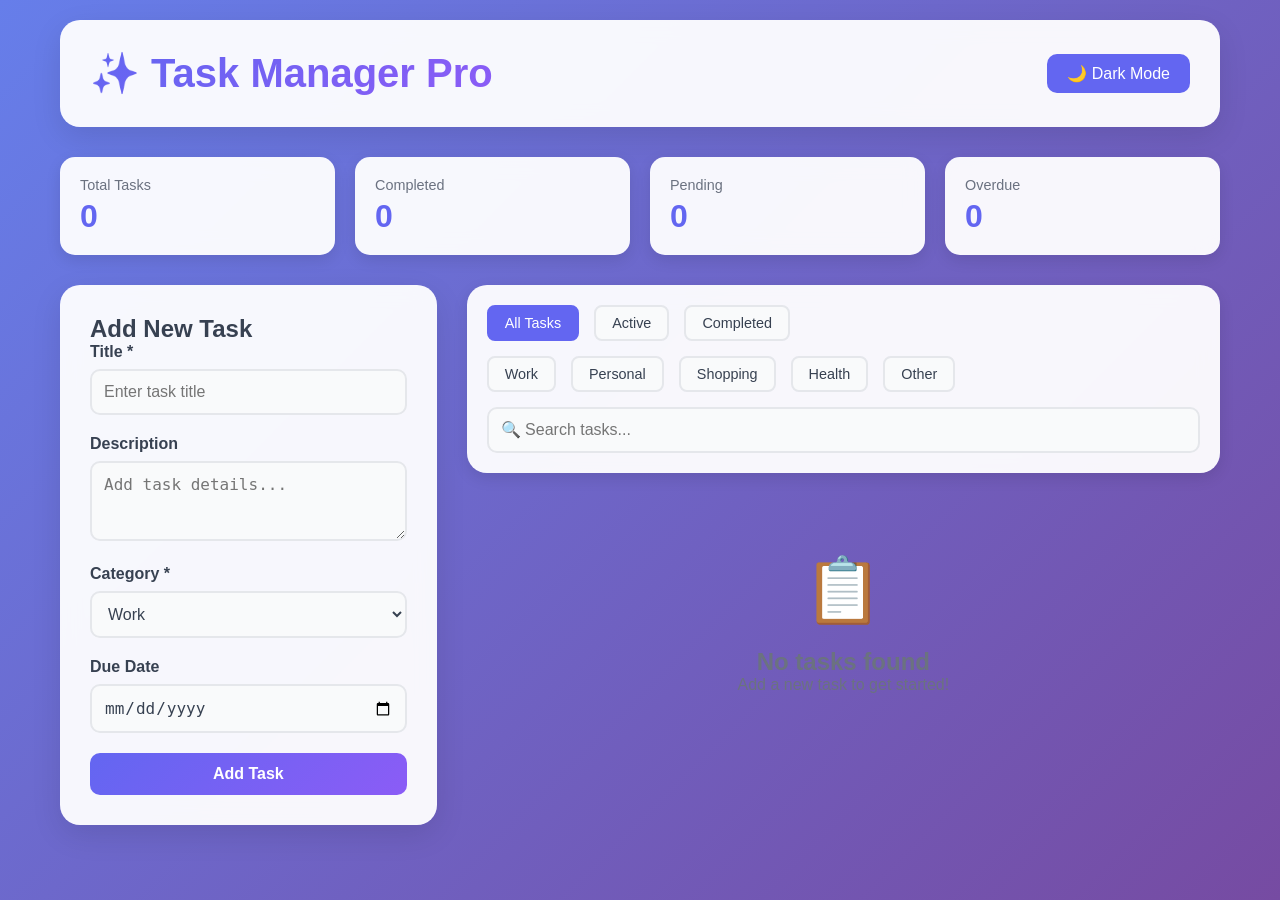
<file: index.html>
<!DOCTYPE html>
<html lang="en">
<head>
    <meta charset="UTF-8">
    <meta name="viewport" content="width=device-width, initial-scale=1.0">
    <title>Task Manager Pro</title>
    <link rel="stylesheet" href="style.css">
</head>
<body>
    <div class="container">
        <header>
            <h1>✨ Task Manager Pro</h1>
            <div class="header-controls">
                <button class="theme-toggle" onclick="toggleTheme()">🌙 Dark Mode</button>
            </div>
        </header>

        <div class="stats">
            <div class="stat-card">
                <div class="stat-label">Total Tasks</div>
                <div class="stat-value" id="totalTasks">0</div>
            </div>
            <div class="stat-card">
                <div class="stat-label">Completed</div>
                <div class="stat-value" id="completedTasks">0</div>
            </div>
            <div class="stat-card">
                <div class="stat-label">Pending</div>
                <div class="stat-value" id="pendingTasks">0</div>
            </div>
            <div class="stat-card">
                <div class="stat-label">Overdue</div>
                <div class="stat-value" id="overdueTasks">0</div>
            </div>
        </div>

        <div class="main-content">
            <aside class="sidebar">
                <h2>Add New Task</h2>
                <form id="taskForm">
                    <div class="form-group">
                        <label>Title *</label>
                        <input type="text" id="taskTitle" required placeholder="Enter task title">
                    </div>
                    <div class="form-group">
                        <label>Description</label>
                        <textarea id="taskDescription" placeholder="Add task details..."></textarea>
                    </div>
                    <div class="form-group">
                        <label>Category *</label>
                        <select id="taskCategory" required>
                            <option value="work">Work</option>
                            <option value="personal">Personal</option>
                            <option value="shopping">Shopping</option>
                            <option value="health">Health</option>
                            <option value="other">Other</option>
                        </select>
                    </div>
                    <div class="form-group">
                        <label>Due Date</label>
                        <input type="date" id="taskDueDate">
                    </div>
                    <button type="submit" class="btn" id="submitBtn">Add Task</button>
                </form>
            </aside>

            <main>
                <div class="filters">
                    <div class="filter-group">
                        <button class="filter-btn active" data-filter="all">All Tasks</button>
                        <button class="filter-btn" data-filter="active">Active</button>
                        <button class="filter-btn" data-filter="completed">Completed</button>
                    </div>
                    <div class="filter-group">
                        <button class="filter-btn" data-category="work">Work</button>
                        <button class="filter-btn" data-category="personal">Personal</button>
                        <button class="filter-btn" data-category="shopping">Shopping</button>
                        <button class="filter-btn" data-category="health">Health</button>
                        <button class="filter-btn" data-category="other">Other</button>
                    </div>
                    <input type="text" class="search-box" id="searchBox" placeholder="🔍 Search tasks...">
                </div>

                <div class="tasks-container" id="tasksContainer"></div>
            </main>
        </div>
    </div>

    <script src="app.js"></script>
</body>
</html>
</file>
<file: style.css>
* {
    margin: 0;
    padding: 0;
    box-sizing: border-box;
}

:root {
    --primary: #6366f1;
    --primary-dark: #4f46e5;
    --secondary: #8b5cf6;
    --success: #10b981;
    --warning: #f59e0b;
    --danger: #ef4444;
    --info: #3b82f6;
    --dark: #1f2937;
    --light: #f9fafb;
    --border: #e5e7eb;
    --text: #374151;
    --text-light: #6b7280;
    --shadow: rgba(0, 0, 0, 0.1);
}

body.dark-mode {
    --light: #111827;
    --dark: #f9fafb;
    --border: #374151;
    --text: #e5e7eb;
    --text-light: #9ca3af;
    --shadow: rgba(0, 0, 0, 0.3);
}

body {
    font-family: 'Segoe UI', Tahoma, Geneva, Verdana, sans-serif;
    background: linear-gradient(135deg, #667eea 0%, #764ba2 100%);
    min-height: 100vh;
    color: var(--text);
    transition: all 0.3s ease;
}

.container {
    max-width: 1200px;
    margin: 0 auto;
    padding: 20px;
}

/* Header */
header {
    background: rgba(255, 255, 255, 0.95);
    backdrop-filter: blur(10px);
    border-radius: 20px;
    padding: 30px;
    margin-bottom: 30px;
    box-shadow: 0 10px 30px var(--shadow);
    display: flex;
    justify-content: space-between;
    align-items: center;
    flex-wrap: wrap;
    gap: 20px;
}

body.dark-mode header {
    background: rgba(31, 41, 55, 0.95);
}

h1 {
    font-size: 2.5rem;
    background: linear-gradient(135deg, var(--primary), var(--secondary));
    -webkit-background-clip: text;
    -webkit-text-fill-color: transparent;
    background-clip: text;
}

.header-controls {
    display: flex;
    gap: 15px;
    align-items: center;
}

.theme-toggle {
    background: var(--primary);
    border: none;
    color: white;
    padding: 10px 20px;
    border-radius: 10px;
    cursor: pointer;
    font-size: 1rem;
    transition: all 0.3s ease;
}

.theme-toggle:hover {
    background: var(--primary-dark);
    transform: translateY(-2px);
}

/* Stats Cards */
.stats {
    display: grid;
    grid-template-columns: repeat(auto-fit, minmax(200px, 1fr));
    gap: 20px;
    margin-bottom: 30px;
}

.stat-card {
    background: rgba(255, 255, 255, 0.95);
    backdrop-filter: blur(10px);
    padding: 20px;
    border-radius: 15px;
    box-shadow: 0 5px 15px var(--shadow);
    transition: transform 0.3s ease;
}

body.dark-mode .stat-card {
    background: rgba(31, 41, 55, 0.95);
}

.stat-card:hover {
    transform: translateY(-5px);
}

.stat-label {
    color: var(--text-light);
    font-size: 0.9rem;
    margin-bottom: 5px;
}

.stat-value {
    font-size: 2rem;
    font-weight: bold;
    color: var(--primary);
}

/* Main Content */
.main-content {
    display: grid;
    grid-template-columns: 1fr 2fr;
    gap: 30px;
}

.sidebar {
    background: rgba(255, 255, 255, 0.95);
    backdrop-filter: blur(10px);
    border-radius: 20px;
    padding: 30px;
    box-shadow: 0 10px 30px var(--shadow);
    height: fit-content;
}

body.dark-mode .sidebar {
    background: rgba(31, 41, 55, 0.95);
}

/* Forms */
.form-group {
    margin-bottom: 20px;
}

label {
    display: block;
    margin-bottom: 8px;
    font-weight: 600;
    color: var(--text);
}

input, textarea, select {
    width: 100%;
    padding: 12px;
    border: 2px solid var(--border);
    border-radius: 10px;
    font-size: 1rem;
    transition: all 0.3s ease;
    background: var(--light);
    color: var(--text);
}

input:focus, textarea:focus, select:focus {
    outline: none;
    border-color: var(--primary);
    box-shadow: 0 0 0 3px rgba(99, 102, 241, 0.1);
}

textarea {
    resize: vertical;
    min-height: 80px;
}

.btn {
    background: linear-gradient(135deg, var(--primary), var(--secondary));
    color: white;
    border: none;
    padding: 12px 24px;
    border-radius: 10px;
    cursor: pointer;
    font-size: 1rem;
    font-weight: 600;
    transition: all 0.3s ease;
    width: 100%;
}

.btn:hover {
    transform: translateY(-2px);
    box-shadow: 0 5px 15px rgba(99, 102, 241, 0.3);
}

/* Filters */
.filters {
    background: rgba(255, 255, 255, 0.95);
    backdrop-filter: blur(10px);
    border-radius: 20px;
    padding: 20px;
    margin-bottom: 20px;
    box-shadow: 0 5px 15px var(--shadow);
}

body.dark-mode .filters {
    background: rgba(31, 41, 55, 0.95);
}

.filter-group {
    display: flex;
    gap: 15px;
    flex-wrap: wrap;
    margin-bottom: 15px;
}

.filter-btn {
    padding: 8px 16px;
    border: 2px solid var(--border);
    background: var(--light);
    color: var(--text);
    border-radius: 8px;
    cursor: pointer;
    transition: all 0.3s ease;
    font-size: 0.9rem;
}

.filter-btn:hover, .filter-btn.active {
    background: var(--primary);
    color: white;
    border-color: var(--primary);
}

/* Search */
.search-box {
    width: 100%;
    padding: 12px;
    border: 2px solid var(--border);
    border-radius: 10px;
    font-size: 1rem;
    background: var(--light);
    color: var(--text);
}

/* Tasks */
.tasks-container {
    display: flex;
    flex-direction: column;
    gap: 15px;
}

.task-card {
    background: rgba(255, 255, 255, 0.95);
    backdrop-filter: blur(10px);
    border-radius: 15px;
    padding: 20px;
    box-shadow: 0 5px 15px var(--shadow);
    transition: all 0.3s ease;
    cursor: move;
    border-left: 5px solid var(--primary);
}

body.dark-mode .task-card {
    background: rgba(31, 41, 55, 0.95);
}

.task-card:hover {
    transform: translateY(-3px);
    box-shadow: 0 8px 25px var(--shadow);
}

.task-card.dragging {
    opacity: 0.5;
}

.task-card.completed {
    opacity: 0.7;
}

.task-header {
    display: flex;
    justify-content: space-between;
    align-items: start;
    margin-bottom: 10px;
}

.task-title {
    font-size: 1.2rem;
    font-weight: 600;
    color: var(--text);
    flex: 1;
}

.task-card.completed .task-title {
    text-decoration: line-through;
    color: var(--text-light);
}

.task-actions {
    display: flex;
    gap: 10px;
}

.icon-btn {
    background: none;
    border: none;
    cursor: pointer;
    font-size: 1.2rem;
    padding: 5px;
    transition: all 0.3s ease;
    border-radius: 5px;
}

.icon-btn:hover {
    background: var(--border);
    transform: scale(1.1);
}

.task-description {
    color: var(--text-light);
    margin-bottom: 15px;
    line-height: 1.5;
}

.task-meta {
    display: flex;
    gap: 15px;
    flex-wrap: wrap;
    align-items: center;
}

.category-badge {
    padding: 5px 12px;
    border-radius: 20px;
    font-size: 0.85rem;
    font-weight: 600;
}

.category-work { background: #dbeafe; color: #1e40af; }
.category-personal { background: #fce7f3; color: #be185d; }
.category-shopping { background: #dcfce7; color: #15803d; }
.category-health { background: #fef3c7; color: #a16207; }
.category-other { background: #e0e7ff; color: #4338ca; }

body.dark-mode .category-badge {
    opacity: 0.9;
}

.due-date {
    color: var(--text-light);
    font-size: 0.9rem;
    display: flex;
    align-items: center;
    gap: 5px;
}

.due-date.overdue {
    color: var(--danger);
    font-weight: 600;
}

.checkbox {
    width: 20px;
    height: 20px;
    cursor: pointer;
}

.empty-state {
    text-align: center;
    padding: 60px 20px;
    color: var(--text-light);
}

.empty-state-icon {
    font-size: 4rem;
    margin-bottom: 20px;
}

@keyframes slideIn {
    from { opacity: 0; transform: translateY(20px); }
    to { opacity: 1; transform: translateY(0); }
}

.task-card { animation: slideIn 0.3s ease; }

@media (max-width: 768px) {
    .main-content { grid-template-columns: 1fr; }
    h1 { font-size: 1.8rem; }
    .stats { grid-template-columns: repeat(2, 1fr); }
}
</file>
